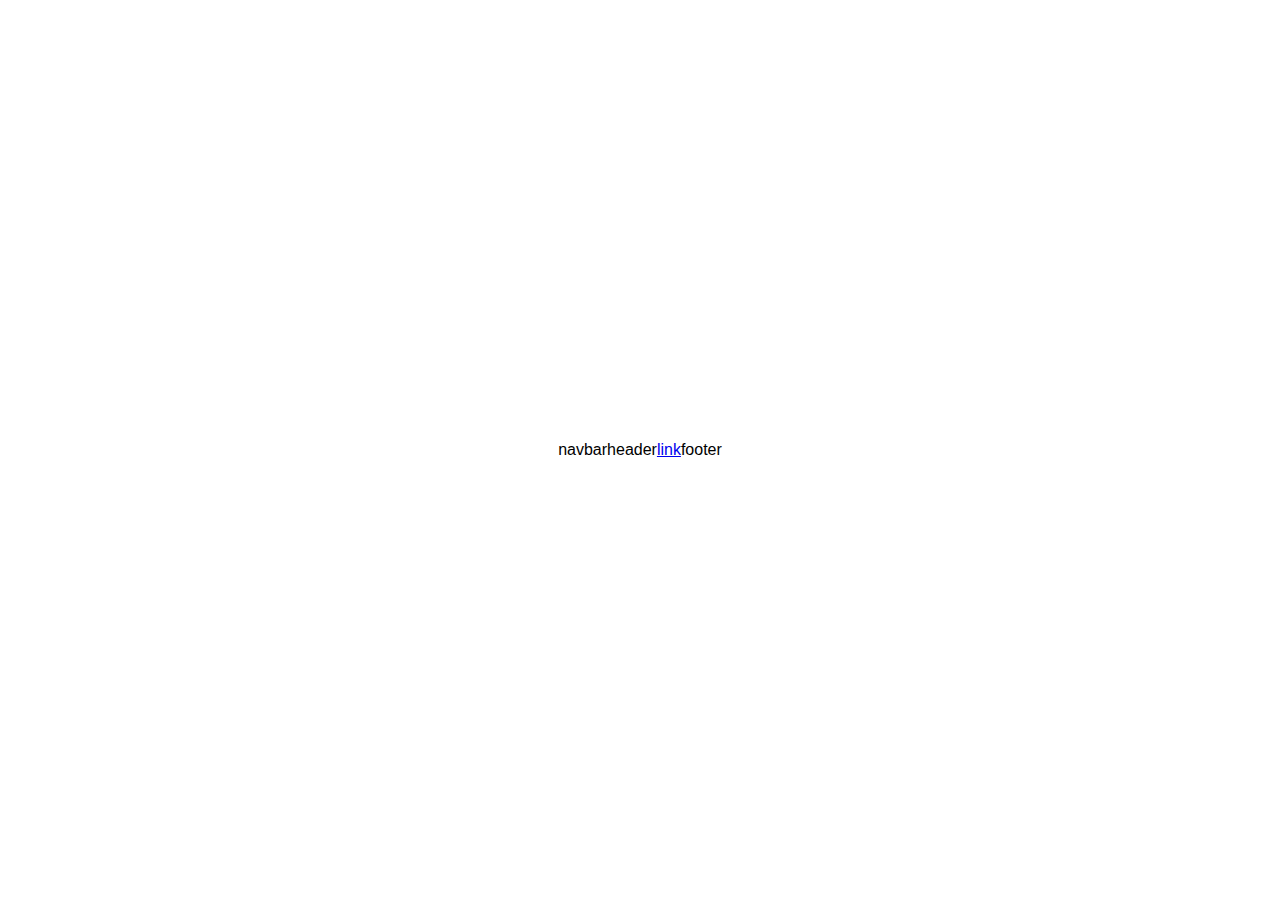
<file: index.html>
<!DOCTYPE html>
<html lang="en">
<head>
  <meta charset="UTF-8">
  <meta name="viewport" content="width=device-width, initial-scale=1.0">
  <meta http-equiv="X-UA-Compatible" content="ie=edge">
  <title>MainPage</title>
  <link rel="stylesheet" href="main.css">
</head>
<body>
    <nav>
      navbar
    </nav>
  
    <header>
      header
    </header>
  
    <section class="content" >
        <a href="/buttons/buttons-page.html" class="buttons-page"><span>link</span></a>
    </section>
    <footer>
      footer
    </footer>
</body>
</html>
</file>
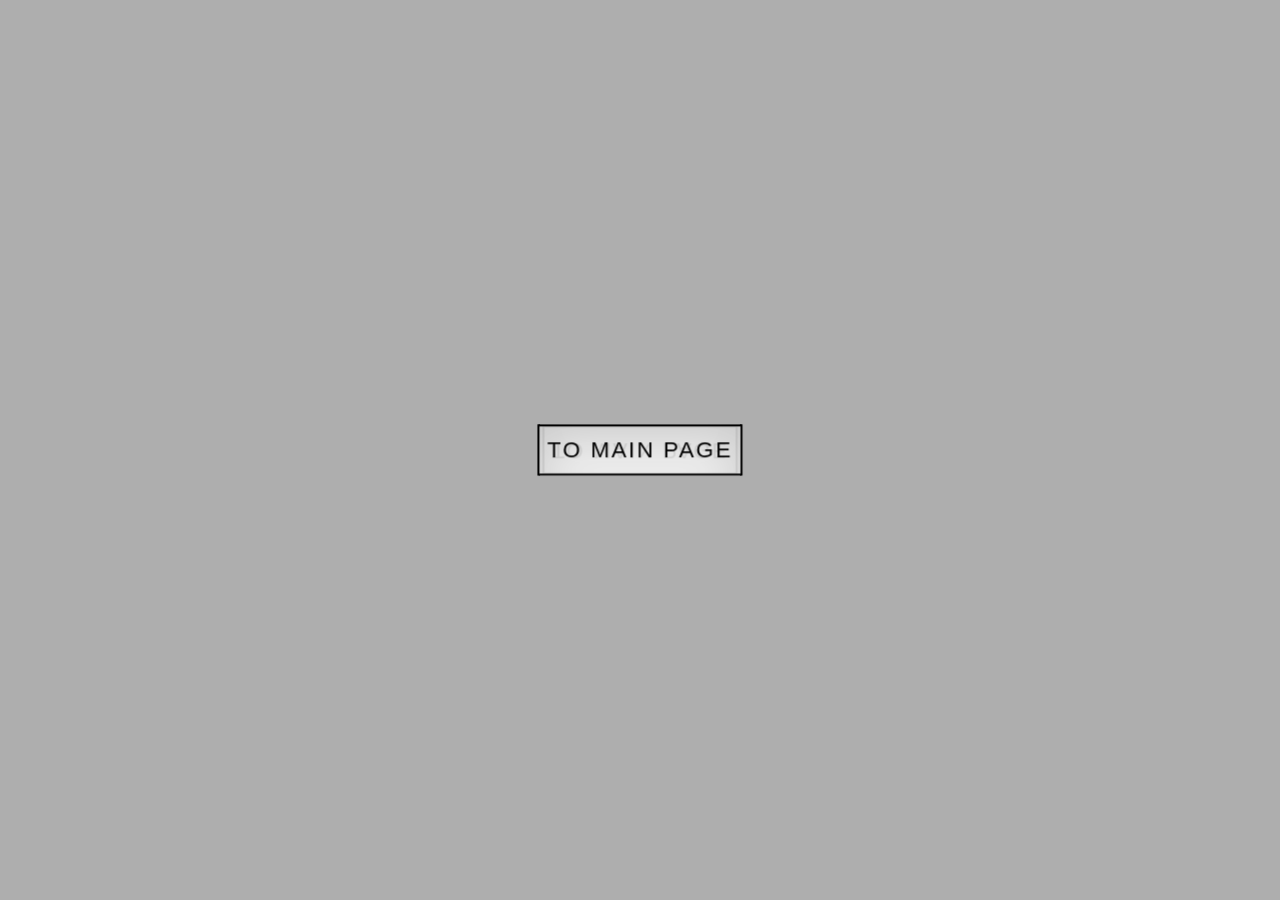
<file: buttons/3dbutton/index.html>
<!DOCTYPE html>
<html lang="en">
<head>
  <meta charset="UTF-8">
  <meta name="viewport" content="width=device-width, initial-scale=1.0">
  <meta http-equiv="X-UA-Compatible" content="ie=edge">
  <title>3D button</title>
  <link rel="stylesheet" href="main.css">
</head>
<body>
  <a class="buttons" href="https://goodinee.github.io/">
    <span class="buttons-span" >To main page</span>
    <span class="buttons-span" >To main page</span>
    <span class="buttons-span" >To main page</span>
    <span class="buttons-span" >To main page</span>
  </a>
</body>
</html>
</file>
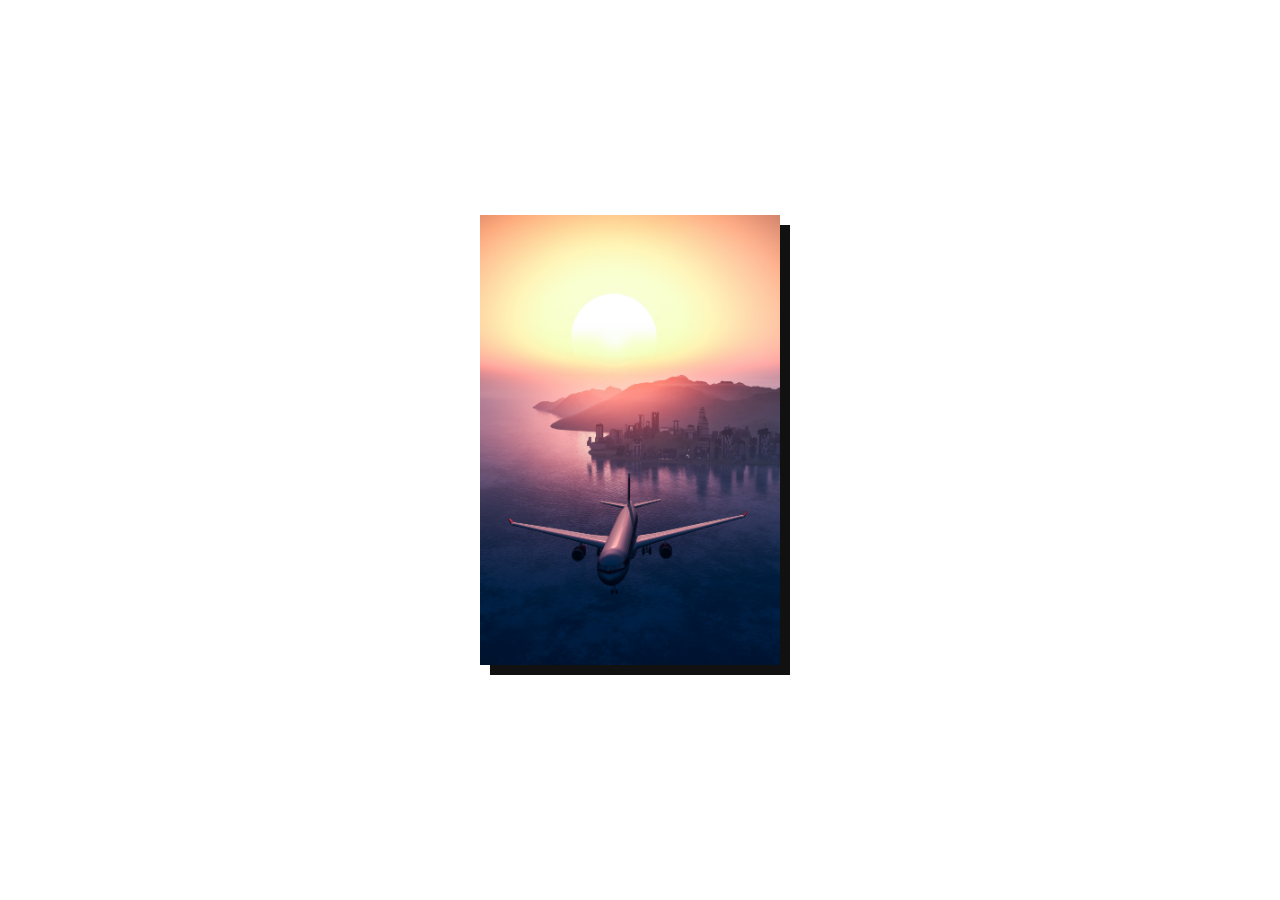
<file: cards/info/index.html>
<!DOCTYPE html>
<html lang="en">
<head>
  <meta charset="UTF-8">
  <meta name="viewport" content="width=device-width, initial-scale=1.0">
  <meta http-equiv="X-UA-Compatible" content="ie=edge">
  <title>PhotoCard</title>
  <link rel="stylesheet" href="main.css">
</head>
<body>
  <div class="card">
    <div class="face face1">
      <img src="img.jpg" alt="">
    </div>
    <div class="face face2">
      <div class="content">
        <h2>Lorem ipsum dolor sit amet.</h2>
        <p>Lorem ipsum dolor sit amet consectetur adipisicing elit. Ut aspernatur consectetur exercitationem ullam earum quae quisquam eum vitae placeat ducimus?</p>
        <p>Lorem ipsum dolor sit amet consectetur adipisicing elit. Ut aspernatur consectetur exercitationem ullam earum quae quisquam eum vitae placeat ducimus?</p>
      </div>
    </div>
  </div>
</html>
</file>
<file: main.css>
body {
  margin: 0;
  padding: 0;
  display: -webkit-box;
  display: -ms-flexbox;
  display: flex;
  -webkit-box-pack: center;
      -ms-flex-pack: center;
          justify-content: center;
  -webkit-box-align: center;
      -ms-flex-align: center;
          align-items: center;
  min-height: 100vh;
  font-family: sans-serif;
}
/*# sourceMappingURL=main.css.map */
</file>
<file: buttons/3dbutton/main.css>
body {
  margin: 0;
  padding: 0;
  display: -webkit-box;
  display: -ms-flexbox;
  display: flex;
  -webkit-box-pack: center;
      -ms-flex-pack: center;
          justify-content: center;
  -webkit-box-align: center;
      -ms-flex-align: center;
          align-items: center;
  min-height: 100vh;
  font-family: sans-serif;
  background: #aeaeae;
}

.buttons {
  position: relative;
  width: 200px;
  height: 50px;
  -webkit-transform-style: preserve-3d;
          transform-style: preserve-3d;
  -webkit-transform: perspective(1000px) rotatex(0deg);
          transform: perspective(1000px) rotatex(0deg);
  -webkit-transition: 4s;
  transition: 4s;
}

.buttons:hover {
  -webkit-transform: perspective(1000px) rotatex(360deg);
          transform: perspective(1000px) rotatex(360deg);
}

.buttons:hover .buttons-span {
  color: #fff;
  background: rgba(255, 116, 0, 0.5);
}

.buttons-span {
  position: absolute;
  top: 0;
  left: 0;
  width: 100%;
  height: 100%;
  display: -webkit-box;
  display: -ms-flexbox;
  display: flex;
  -webkit-box-pack: center;
      -ms-flex-pack: center;
          justify-content: center;
  -webkit-box-align: center;
      -ms-flex-align: center;
          align-items: center;
  color: #000;
  background: rgba(255, 255, 255, 0.9);
  text-transform: uppercase;
  font-size: 22px;
  letter-spacing: 2px;
  -webkit-transition: 0.5s;
  transition: 0.5s;
  border: 2px solid #000;
  -webkit-box-sizing: border-box;
          box-sizing: border-box;
  -webkit-box-shadow: inset 0 20px 50px rgba(0, 0, 0, 0.2);
          box-shadow: inset 0 20px 50px rgba(0, 0, 0, 0.2);
}

.buttons-span:nth-child(1) {
  -webkit-transform: rotateX(360deg) translateZ(25px);
          transform: rotateX(360deg) translateZ(25px);
}

.buttons-span:nth-child(2) {
  -webkit-transform: rotateX(270deg) translateZ(25px);
          transform: rotateX(270deg) translateZ(25px);
}

.buttons-span:nth-child(3) {
  -webkit-transform: rotateX(180deg) translateZ(25px);
          transform: rotateX(180deg) translateZ(25px);
}

.buttons-span:nth-child(4) {
  -webkit-transform: rotateX(90deg) translateZ(25px);
          transform: rotateX(90deg) translateZ(25px);
}
/*# sourceMappingURL=main.css.map */
</file>
<file: cards/info/main.css>
body {
  margin: 0;
  padding: 0;
  display: flex;
  justify-content: space-around;
  align-items: center;
  height: 100vh;
  font-family: sans-serif;
}

.card {
  position: relative;
  width: 300px;
  height: 450px;
}

.face {
  position: absolute;
  width: 100%;
  height: 100%;
  background-size: #000;
  display: flex;
  justify-content: center;
  align-items: center;
}

.card .face.face1 {
  top: 0;
  left: 0;
  transition-property: left, z-index, transform;
  transition-delay: 0s, .5s, .5s;
  transition-duration: .5s, 0s, .5s;
  z-index: 2;
  transform: translate(-10px, -10px);
}

.card:hover .face.face1 {
  transition-property: transform, z-index, left;
  transition-delay: 0s, .5s, .5s;
  transition-duration: .5s, 0s, .5s;
  transform: translate(170px, -10px);
  z-index: 1;
  left: -160px;
}

.card .face.face2 {
  background: #111;
  top: 0;
  left: 0;
  transition-property: left, z-index, transform;
  transition-delay: 0s, .5s, .5s;
  transition-duration: .5s, 0s, .5s;
  z-index: 1;
}

.card:hover .face.face2 {
  transition-property: transform, z-index, left;
  transition-delay: 0s, .5s, .5s;
  transition-duration: .5s, 0s, .5s;
  transform: translate(-160px, -20px);
  z-index: 2;
  left: 160px;
}

.card .face.face1 img {
  max-width: 100%;
}

.card .face.face2 .content {
  padding: 20px;
  box-sizing: border-box;
}

.card .face.face2 .content h2 {
  margin: 0;
  padding: 0;
  padding-bottom: 30px;
  color: #ffffff;
}

.card .face.face2 .content p {
  margin: 10px 0 0;
  padding: 0;
  padding-bottom: 15px;
  color: #ffffff;
}
</file>
